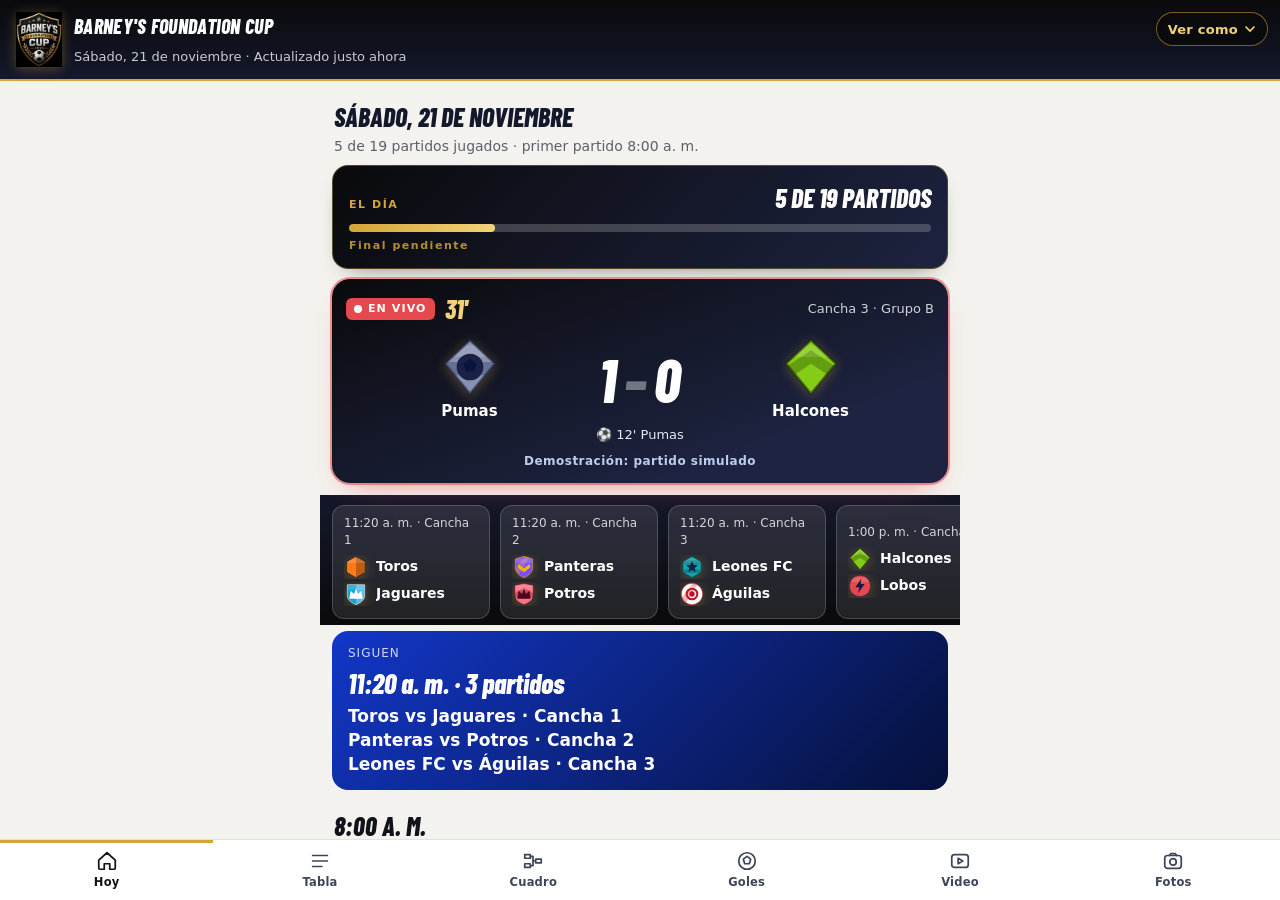
<file: index.html>
<!doctype html><html lang="es"><head><meta charset="utf-8"><meta name="robots" content="noindex,nofollow"><meta name="viewport" content="width=device-width,initial-scale=1,viewport-fit=cover"><title>Barney's Foundation Cup · prueba</title><meta name="theme-color" content="#0a0a0c"><link rel="stylesheet" href="shell.css"></head>
<body>
<div class="frames"><iframe id="f-familia" src="familia.html" title="Familia"></iframe><iframe id="f-arbitro" src="ref.html" title="Árbitro" hidden></iframe><iframe id="f-papa" src="org.html" title="Organizador" hidden></iframe></div>
<button class="modeBtn" id="demoMenu" aria-expanded="false" aria-controls="demoPanel" aria-label="Cambiar de vista"><span id="modeLbl">Ver como</span><svg viewBox="0 0 24 24" width="16" height="16" aria-hidden="true"><path d="M6 9l6 6 6-6" fill="none" stroke="currentColor" stroke-width="2.5" stroke-linecap="round"/></svg></button>
<div class="scrim" id="scrim" hidden></div>
<div class="sheet" id="demoPanel" hidden>
<div class="sheetT">Probar la app como…</div>
<div class="bar" role="tablist" aria-label="Quién eres">
<button role="tab" data-role="familia" aria-selected="true"><b>Familia</b><small>Lo que ven los papás y jugadores</small></button>
<button role="tab" data-role="arbitro" aria-selected="false"><b>Árbitro</b><small>Inicia el partido y anota los goles</small></button>
<button role="tab" data-role="papa" aria-selected="false"><b>Organizador</b><small>Aprueba resultados y arma el calendario</small></button>
</div>
<p class="note" id="note">Versión de prueba con equipos inventados. No se envía nada.</p>
<button class="link" id="reset">Borrar la prueba y empezar de nuevo</button>
</div>
<script src="shell.js"></script></body></html>
</file>
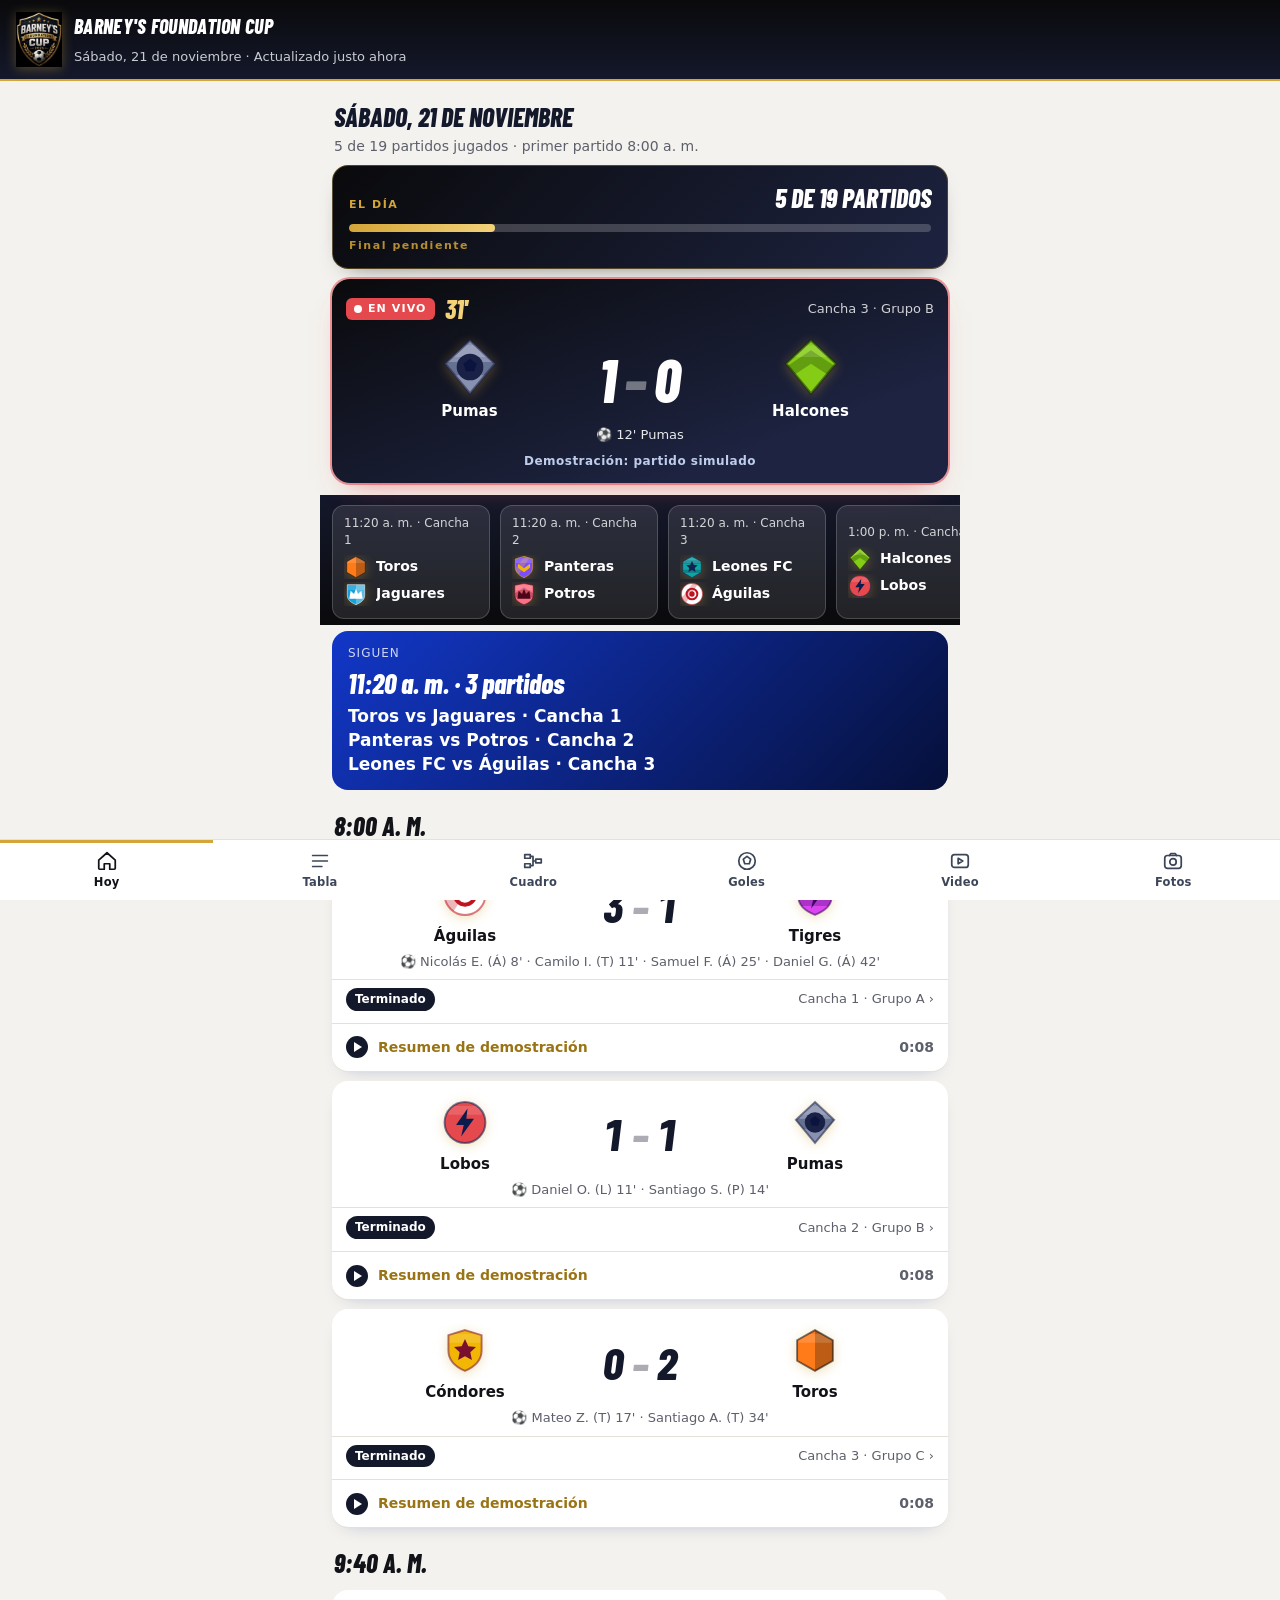
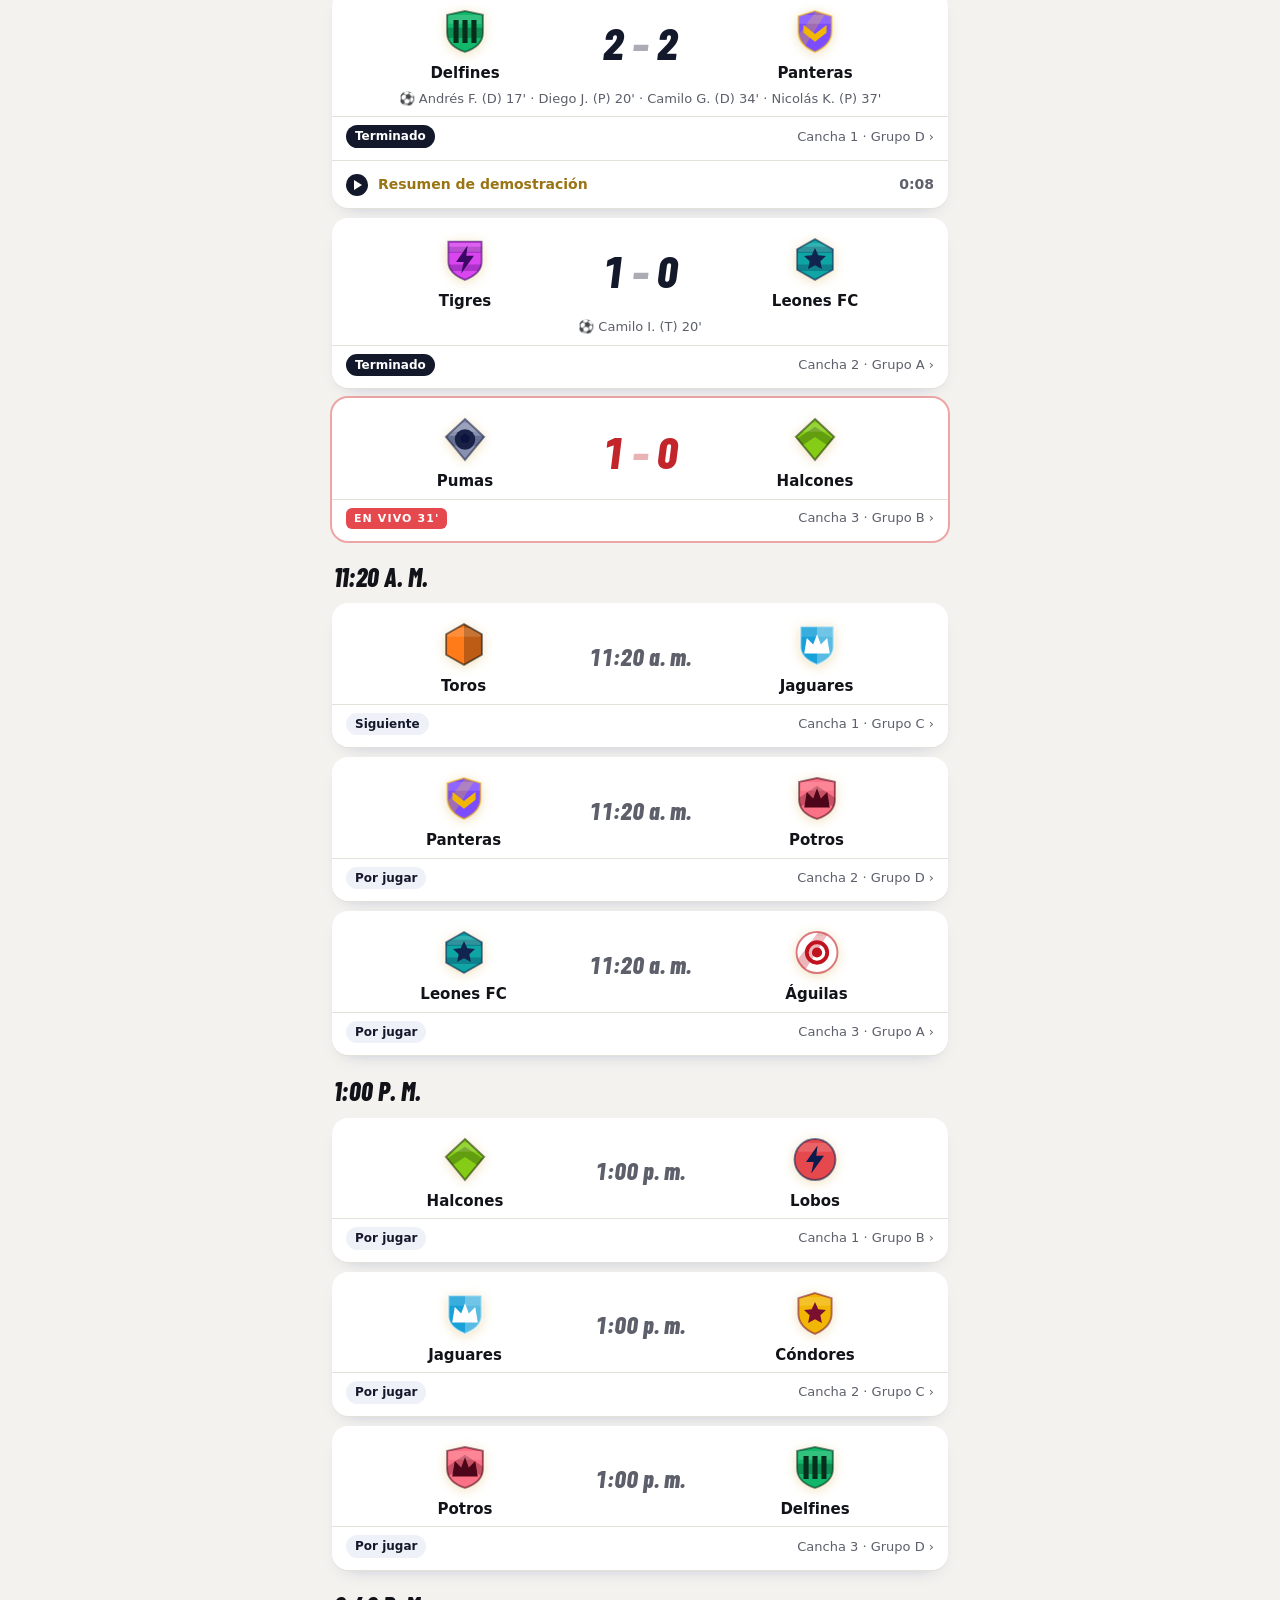
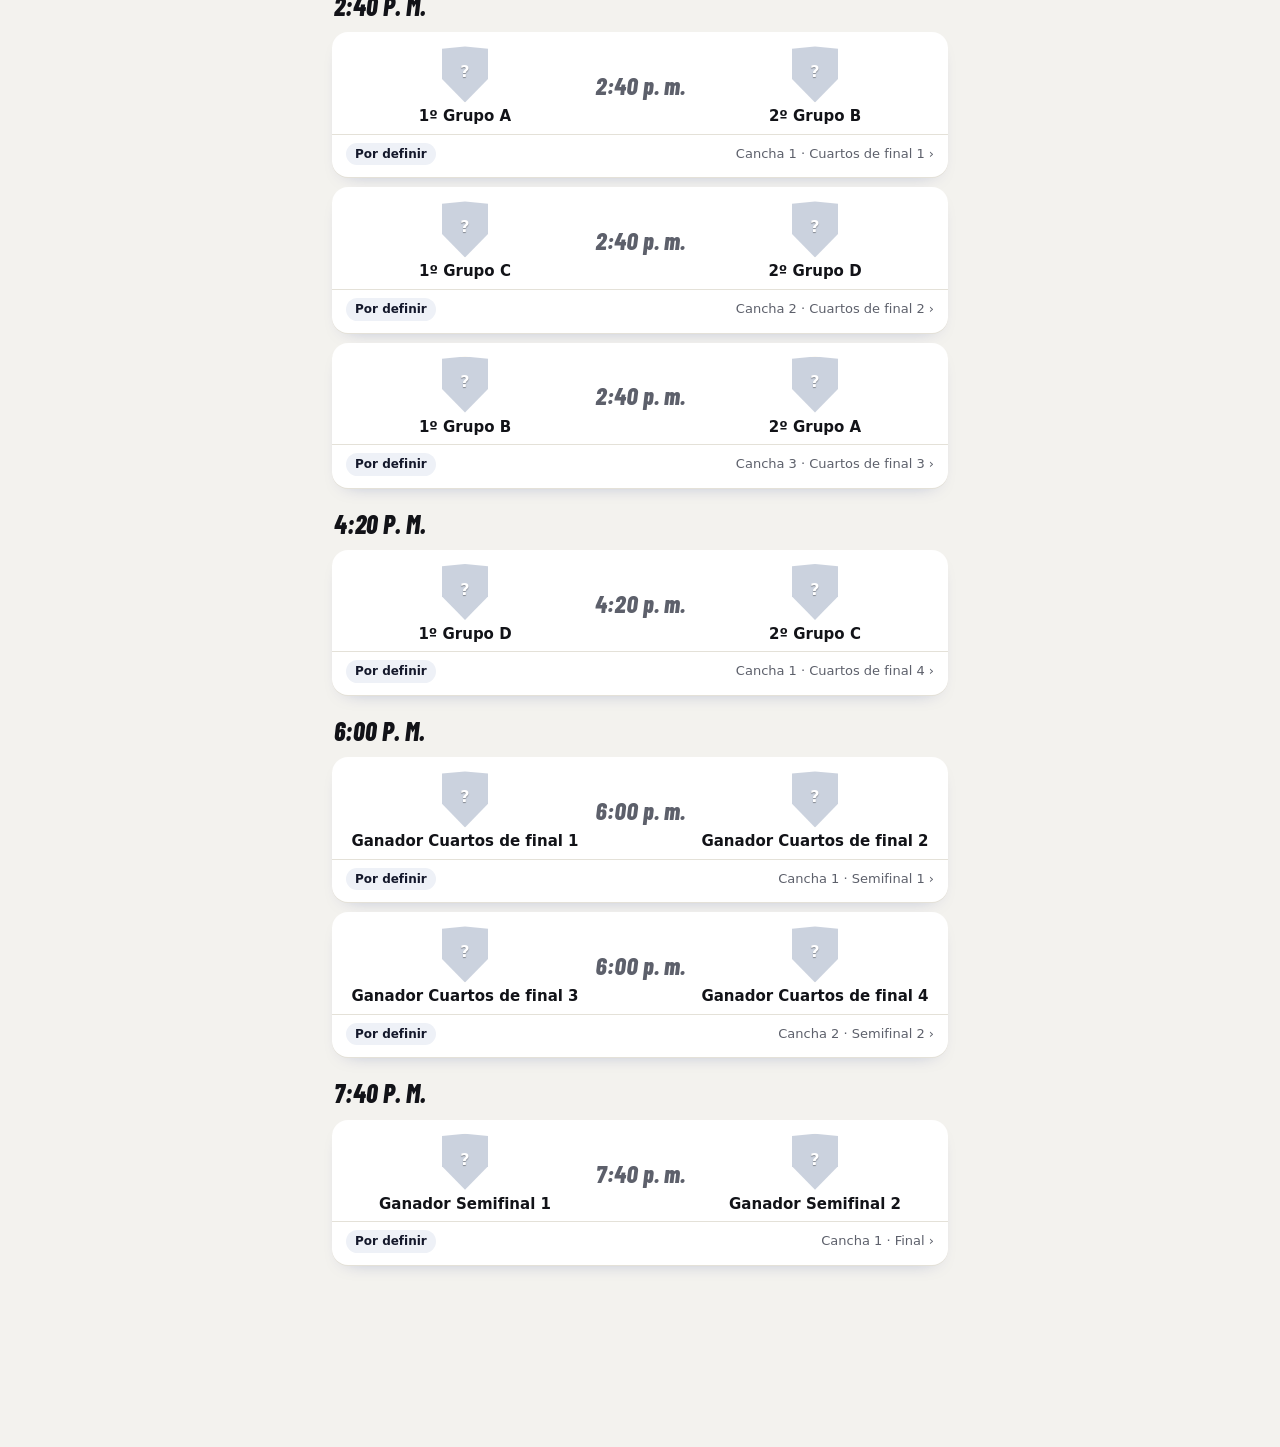
<file: familia.html>
<!doctype html><html lang="es"><head><meta charset="utf-8"><meta name="robots" content="noindex,nofollow"><meta name="viewport" content="width=device-width,initial-scale=1,viewport-fit=cover">
<title>Torneo</title><meta name="theme-color" content="#0a1f7a"><link rel="stylesheet" href="app.css"><link rel="stylesheet" href="demo.css"><link rel="icon" href="icon.svg"></head>
<body><header><div class="brandRow"><img class="crest" src="crest.jpg" alt="" width="46" height="55"><div><h1 id="tname">Torneo</h1><div class="sub" id="asof">Cargando…</div></div></div></header>
<main><div id="banner"></div><section id="view" aria-live="polite"></section></main>
<nav class="tabs" role="tablist">
<button role="tab" data-tab="partidos" aria-selected="true"><svg viewBox="0 0 24 24" aria-hidden="true"><path d="M3 11l9-8 9 8v9a1 1 0 01-1 1h-5v-6H9v6H4a1 1 0 01-1-1z"/></svg><span>Hoy</span></button><button role="tab" data-tab="grupos"><svg viewBox="0 0 24 24" aria-hidden="true"><path d="M4 6h16M4 12h16M4 18h10"/></svg><span>Tabla</span></button>
<button role="tab" data-tab="eliminatorias"><svg viewBox="0 0 24 24" aria-hidden="true"><path d="M3 5h6v4H3zM3 15h6v4H3zM15 10h6v4h-6zM9 7h3v10H9M12 12h3"/></svg><span>Cuadro</span></button><button role="tab" data-tab="goleadores"><svg viewBox="0 0 24 24" aria-hidden="true"><circle cx="12" cy="12" r="9"/><path d="M12 7l4 3-1.5 5h-5L8 10z"/></svg><span>Goles</span></button><button role="tab" data-tab="videos"><svg viewBox="0 0 24 24" aria-hidden="true"><rect x="3" y="5" width="18" height="14" rx="3"/><path d="M10 9l5 3-5 3z"/></svg><span>Video</span></button><button role="tab" data-tab="fotos"><svg viewBox="0 0 24 24" aria-hidden="true"><rect x="3" y="6" width="18" height="14" rx="3"/><circle cx="12" cy="13" r="3.5"/><path d="M8 6l1.5-2h5L16 6"/></svg><span>Fotos</span></button></nav>
<script src="engine.bundle.js"></script><script src="demo-media.js"></script><script src="shim.js"></script><script src="ui.js"></script><script src="logic.js"></script><script src="offline.js"></script><script src="ucl.js"></script><script src="ucl-media.js"></script><script src="public.js"></script></body></html>
</file>
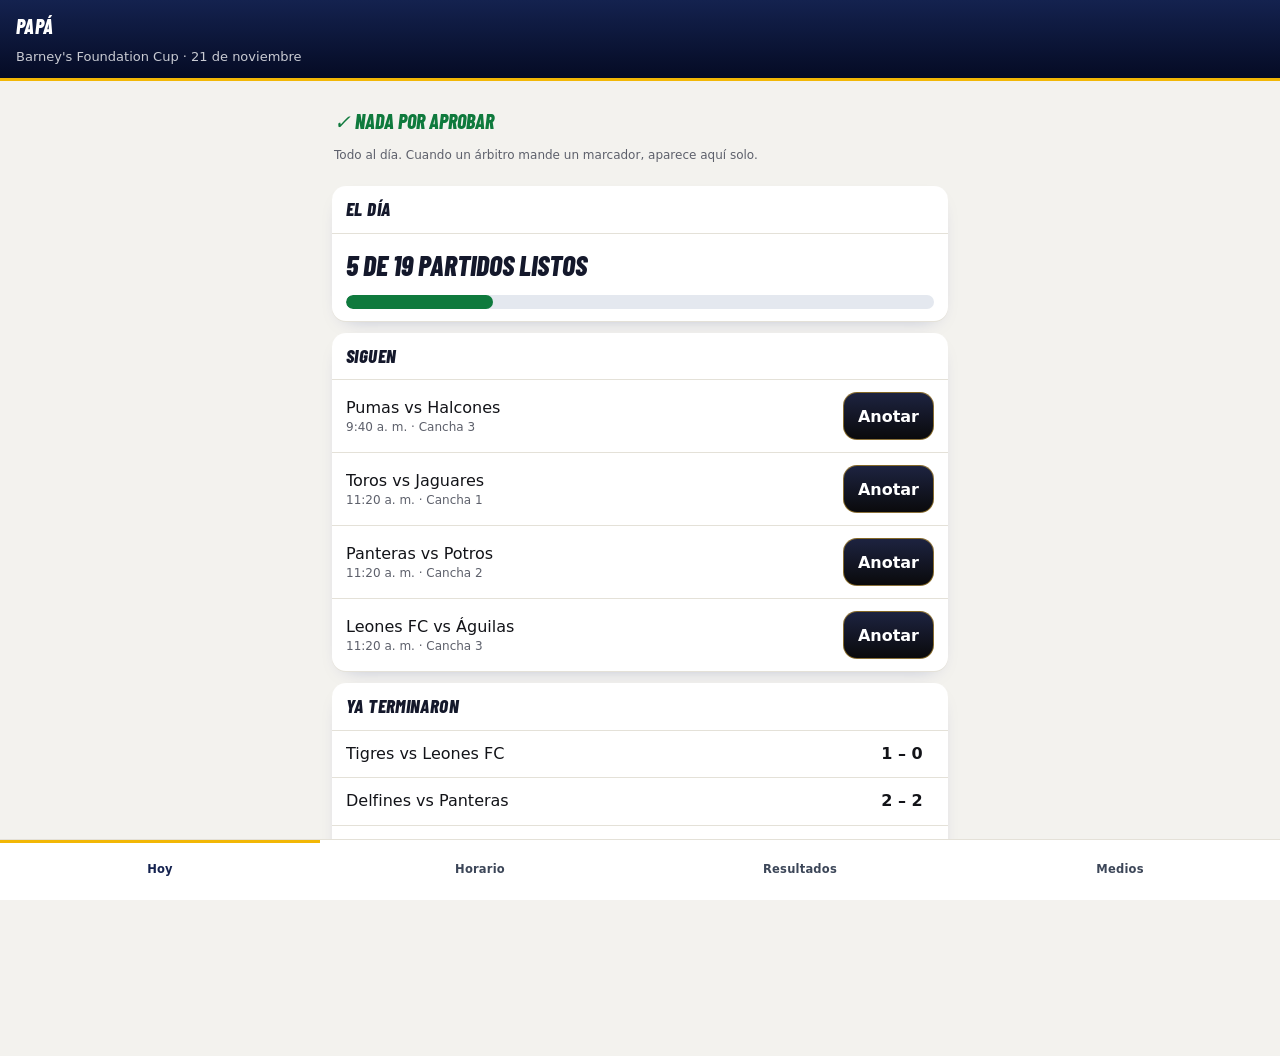
<file: org.html>
<!doctype html><html lang="es"><head><meta charset="utf-8"><meta name="robots" content="noindex,nofollow"><meta name="viewport" content="width=device-width,initial-scale=1,viewport-fit=cover">
<title>Organizador · Torneo</title><meta name="theme-color" content="#0b1f4b"><link rel="stylesheet" href="app.css"><link rel="stylesheet" href="demo.css"></head>
<body><header><h1>Organizador</h1><div class="sub" id="sub">Panel del torneo</div></header>
<main id="main"></main>
<nav class="tabs" role="tablist" id="tabs" hidden>
<button role="tab" data-tab="cola" aria-selected="true">Hoy</button><button role="tab" data-tab="horario">Horario</button><button role="tab" data-tab="armar">Armar</button><button role="tab" data-tab="resultados">Resultados</button><button role="tab" data-tab="jugadores">Jugadores</button>
<button role="tab" data-tab="historial">Historial</button><button role="tab" data-tab="respaldo">Respaldo</button></nav>
<script src="engine.bundle.js"></script><script src="demo-media.js"></script><script src="shim.js"></script><script src="ui.js"></script><script src="logic.js"></script><script src="schedule.js"></script><script src="org.js"></script><script src="marca-agua.js"></script><script src="org-medios.js"></script></body></html>
</file>
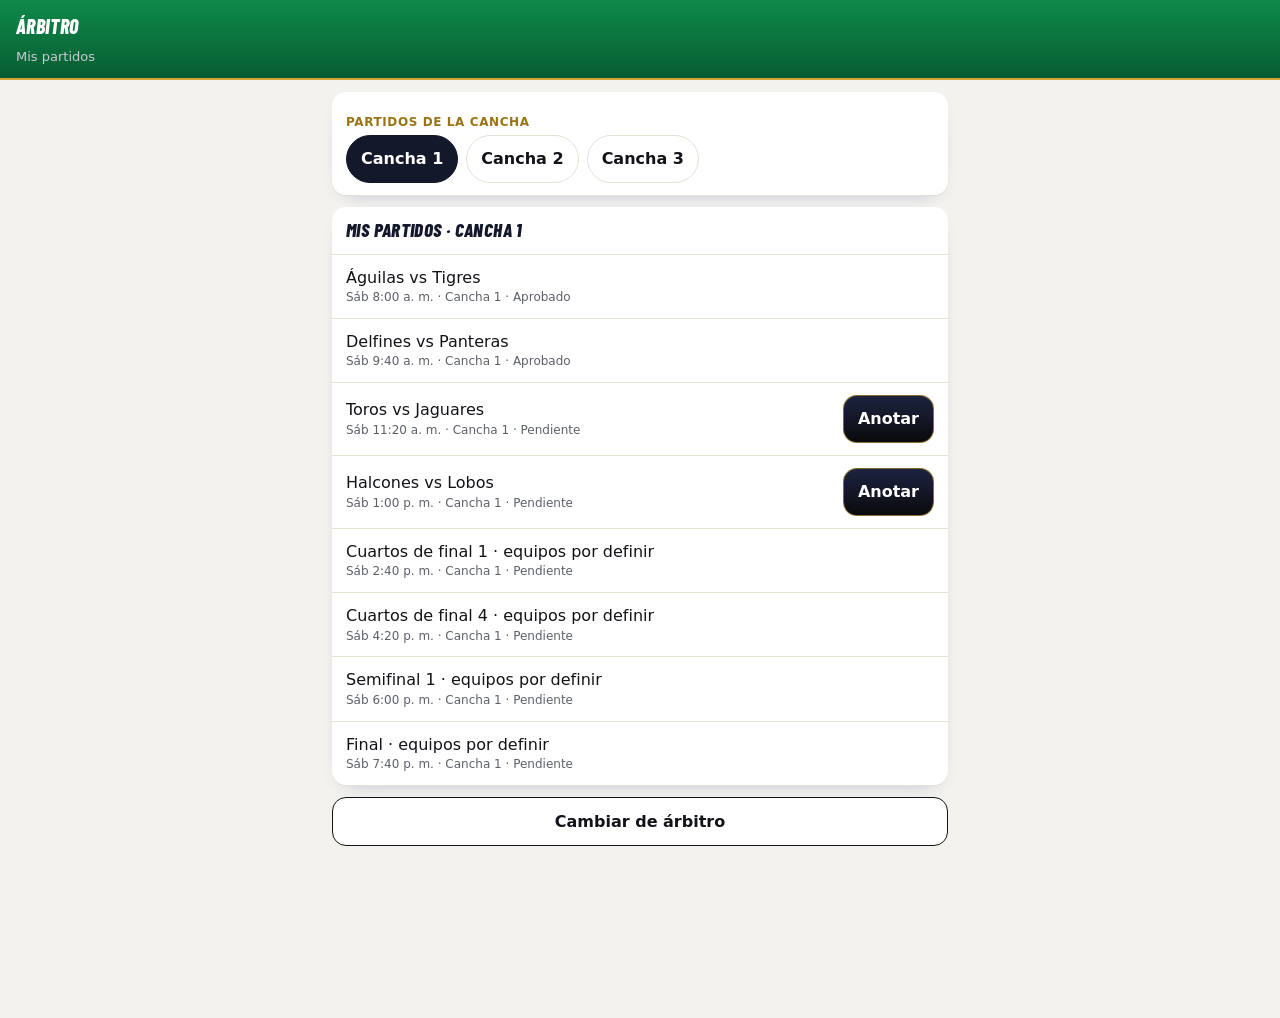
<file: ref.html>
<!doctype html><html lang="es"><head><meta charset="utf-8"><meta name="robots" content="noindex,nofollow"><meta name="viewport" content="width=device-width,initial-scale=1,viewport-fit=cover">
<title>Árbitro · Torneo</title><meta name="theme-color" content="#0b1f4b"><link rel="stylesheet" href="app.css"><link rel="stylesheet" href="demo.css"></head>
<body><header><h1>Árbitro</h1><div class="sub">Mis partidos</div></header><main id="main"></main>
<script src="engine.bundle.js"></script><script src="demo-media.js"></script><script src="shim.js"></script><script src="ui.js"></script><script src="logic.js"></script><script src="recovery.js"></script><script src="ref.js"></script></body></html>
</file>
<file: shell.css>
*{box-sizing:border-box}html,body{margin:0;height:100%;font:16px system-ui,-apple-system,"Segoe UI",Roboto,sans-serif;background:#0a0a0c}
body{display:flex;flex-direction:column}
.frames{flex:1;min-height:0;background:#f3f2ee}iframe{width:100%;height:100%;border:0;display:block}iframe[hidden]{display:none}
/* ONE navigation: the families only see the app's own tabs; the other roles live behind this small button */
.modeBtn{position:fixed;top:calc(12px + env(safe-area-inset-top));right:12px;z-index:5;display:flex;align-items:center;gap:4px;min-height:34px;padding:0 9px 0 11px;border-radius:99px;border:1px solid rgba(212,165,55,.55);background:rgba(10,10,12,.72);color:#f3d27a;font:700 13px system-ui;letter-spacing:.02em;-webkit-backdrop-filter:blur(8px);backdrop-filter:blur(8px)}
.modeBtn::before{content:"";position:absolute;inset:-6px}
.modeBtn:focus-visible{outline:3px solid #f3d27a;outline-offset:2px}
.scrim{position:fixed;inset:0;background:rgba(0,0,0,.45);z-index:6}
.sheet{position:fixed;left:0;right:0;bottom:0;z-index:7;background:#121318;color:#fff;border-radius:20px 20px 0 0;padding:16px 16px calc(16px + env(safe-area-inset-bottom));box-shadow:0 -12px 40px rgba(0,0,0,.4);border-top:2px solid #d4a537;animation:up .22s ease-out}
@keyframes up{from{transform:translateY(30px);opacity:.4}to{transform:none;opacity:1}}
@media (prefers-reduced-motion:reduce){.sheet{animation:none}}
.sheetT{font:800 13px system-ui;letter-spacing:.14em;text-transform:uppercase;color:#d4a537;margin:2px 4px 10px}
.bar{display:flex;flex-direction:column;gap:8px}
.bar button{display:flex;flex-direction:column;align-items:flex-start;gap:2px;min-height:60px;padding:10px 14px;border-radius:14px;border:1px solid rgba(255,255,255,.12);background:rgba(255,255,255,.05);color:#fff;font:inherit;text-align:left}
.bar button b{font-size:17px}.bar button small{font-size:13px;color:#a9adb9}
.bar button[aria-selected=true]{border-color:#d4a537;background:rgba(212,165,55,.14)}.bar button[aria-selected=true] b{color:#f3d27a}
.bar button:focus-visible{outline:3px solid #f3d27a;outline-offset:2px}
.note{color:#8d93a3;font-size:13px;margin:12px 4px 0}
.link{background:none;border:0;color:#c9cdd8;text-decoration:underline;font:inherit;font-size:14px;min-height:48px;padding:0 4px}
</file>
<file: app.css>
:root{--navy:#0b1f4b;--navy2:#13306e;--ink:#101828;--mute:#5b6577;--line:#e4e8ef;--bg:#f4f6fa;--ok:#0f7a3d;--warn:#9a5b00;--bad:#b42318;--accent:#1d4ed8}
*{box-sizing:border-box}html,body{margin:0}body{font:16px/1.4 system-ui,-apple-system,"Segoe UI",Roboto,sans-serif;color:var(--ink);background:var(--bg);padding-bottom:76px}
header{background:var(--navy);color:#fff;padding:14px 16px 12px;position:sticky;top:0;z-index:5}
header h1{font-size:18px;margin:0;font-weight:700;letter-spacing:.2px}header .sub{font-size:13px;opacity:.8;margin-top:2px}
main{padding:12px;max-width:640px;margin:0 auto}
.card{background:#fff;border:1px solid var(--line);border-radius:12px;margin:0 0 12px;overflow:hidden}
.card h2{font-size:14px;text-transform:uppercase;letter-spacing:.6px;color:var(--mute);margin:0;padding:10px 14px;border-bottom:1px solid var(--line)}
.row{display:flex;align-items:center;gap:8px;padding:12px 14px;border-bottom:1px solid var(--line)}.row:last-child{border-bottom:0}
.team{flex:1;min-width:0;overflow:hidden;text-overflow:ellipsis;white-space:nowrap}.team.r{text-align:right}
.score{min-width:64px;text-align:center;font-weight:700;font-variant-numeric:tabular-nums}
.tbd{color:var(--mute);font-style:italic}.meta{font-size:12px;color:var(--mute)}
table{width:100%;border-collapse:collapse;font-variant-numeric:tabular-nums}th,td{padding:9px 6px;text-align:center;font-size:14px;border-bottom:1px solid var(--line)}
th{color:var(--mute);font-weight:600;font-size:12px}td.t{text-align:left;max-width:140px;overflow:hidden;text-overflow:ellipsis;white-space:nowrap}
.pill{display:inline-block;font-size:11px;padding:2px 7px;border-radius:99px;border:1px solid currentColor}
.pill.ok{color:var(--ok)}.pill.bad{color:var(--bad)}.pill.warn{color:var(--warn)}
.banner{padding:12px 14px;border-radius:10px;margin:0 0 12px;font-size:14px}.banner.warn{background:#fff6e5;color:#6b4000;border:1px solid #f3d29a}.banner.bad{background:#fdecea;color:#7a1a12;border:1px solid #f5b5ad}
nav.tabs{position:fixed;left:0;right:0;bottom:0;background:#fff;border-top:1px solid var(--line);display:flex;padding-bottom:env(safe-area-inset-bottom)}
nav.tabs button{flex:1;border:0;background:none;padding:10px 2px 12px;font:600 12px system-ui;color:var(--mute);min-height:56px}
nav.tabs button[aria-selected=true]{color:var(--navy);box-shadow:inset 0 3px 0 var(--accent)}
label{display:block;font-size:13px;color:var(--mute);margin:10px 0 4px}
input,select{width:100%;font-size:16px;padding:11px 12px;border:1px solid #cfd6e2;border-radius:10px;background:#fff}
button.btn{display:block;width:100%;font:600 16px system-ui;padding:14px;border:0;border-radius:12px;background:var(--navy);color:#fff;margin-top:12px;min-height:48px}
button.btn.sec{background:#fff;color:var(--navy);border:1px solid var(--navy)}
.pad{padding:12px 14px}.step{font-size:12px;font-weight:700;color:var(--accent);text-transform:uppercase;letter-spacing:.6px}
.msg{padding:10px 14px;font-size:14px}.msg.ok{color:var(--ok)}.msg.bad{color:var(--bad)}
.stepper{display:flex;align-items:center;justify-content:center;gap:14px}.stepper button{width:52px;height:52px;border-radius:50%;border:1px solid var(--line);background:#fff;font-size:24px}
.stepper output{font-size:34px;font-weight:700;min-width:44px;text-align:center}
.banner.ok{background:#e9f7ef;color:#0b4d27;border:1px solid #a9dcbf}

/* D205 O1: the CSP (default-src 'self') blocks inline style attributes, so layout lives here, never in style="" */
button.btn.inline{display:inline-block;width:auto;margin:0;padding:10px 14px;flex:none}
.area{width:100%;font-size:16px;padding:10px;border:1px solid #cfd6e2;border-radius:10px}
input.chk{width:auto;margin-right:8px}
.center{text-align:center}
.minw{min-width:28px}
.padx{padding:0 14px 8px}
canvas.sig{width:100%;height:140px;border:1px dashed #9aa4b5;border-radius:10px;background:#fff;touch-action:none}
.pre{white-space:pre-wrap}

/* Family app (UCL structure, own look). No inline styles: CSP. */
.mcard{background:#fff;border-radius:16px;margin:0 0 10px;box-shadow:0 1px 2px rgba(11,31,75,.08);overflow:hidden}
.mrow{display:grid;grid-template-columns:1fr auto 1fr;align-items:center;gap:6px;padding:14px 12px 8px}
.side{display:flex;flex-direction:column;align-items:center;gap:6px;min-width:0;text-align:center}
.side .tn{font-size:15px;font-weight:700;line-height:1.15;overflow-wrap:anywhere}.side.mine .tn{color:var(--accent);text-decoration:underline}
.badge{display:inline-flex;align-items:center;justify-content:center;width:44px;height:44px;border-radius:50%;font-weight:800;font-size:15px;color:#fff;flex:none}
.big{display:flex;align-items:center;gap:8px;font-size:36px;font-weight:800;font-variant-numeric:tabular-nums;color:var(--navy);min-width:96px;justify-content:center}
.big .dash{opacity:.35;font-weight:400}.big.soon{font-size:24px;color:var(--mute);font-weight:700}
.mfoot{display:flex;justify-content:space-between;align-items:center;gap:8px;padding:8px 14px 12px;font-size:13px;color:var(--mute);border-top:1px solid var(--line)}
.chip{font-size:12px;font-weight:700;padding:3px 9px;border-radius:99px;background:#eef1f7;color:var(--navy);white-space:normal}.chip.fin{background:var(--navy);color:#fff}
.slotH{font-size:22px;font-weight:800;color:var(--navy);margin:18px 2px 8px;display:flex;align-items:center;gap:10px}.slotH.now{color:var(--accent)}
.seg{display:flex;gap:8px;margin:0 0 6px}.seg button{flex:1;border:1px solid var(--line);background:#fff;border-radius:99px;padding:10px;font:600 13px system-ui;color:var(--mute);min-height:48px}.seg button[aria-pressed=true]{background:var(--navy);color:#fff;border-color:var(--navy)}
.empty{background:#fff;border-radius:16px;padding:28px 18px;text-align:center;color:var(--mute);font-size:16px}
.tcard{background:#fff;border-radius:16px;margin:0 0 14px;overflow:hidden;box-shadow:0 1px 2px rgba(11,31,75,.08)}.tcard h2{font-size:16px;color:var(--navy);text-transform:none;letter-spacing:0;padding:14px 14px 8px;border:0}
.trow{display:grid;grid-template-columns:30px 1fr 36px 44px 48px;align-items:center;width:100%;border:0;border-top:1px solid var(--line);background:#fff;padding:10px 12px 10px 9px;font:15px system-ui;color:var(--ink);text-align:center;min-height:52px;border-left:4px solid transparent}
.trow.thead{font-size:12px;font-weight:700;color:var(--mute);min-height:30px;padding-top:4px;padding-bottom:4px;border-top:0}
.trow .tm{display:flex;align-items:center;gap:10px;text-align:left;min-width:0}.trow .badge{width:30px;height:30px;font-size:11px}.trow .tn{font-weight:700;overflow:hidden;text-overflow:ellipsis;white-space:nowrap}
.trow .pts{font-size:18px;font-weight:800;color:var(--navy)}.trow.q{border-left-color:var(--ok)}.trow.e{border-left-color:var(--bad)}.trow.mine{background:#eef3ff}
.legend{display:flex;align-items:center;gap:6px;padding:10px 14px;font-size:12px;color:var(--mute);flex-wrap:wrap}.dotq,.dote{width:10px;height:10px;border-radius:50%;display:inline-block}.dotq{background:var(--ok)}.dote{background:var(--bad);margin-left:8px}
.c0{background:#1d4ed8}.c1{background:#b42318}.c2{background:#0f7a3d}.c3{background:#9a5b00}.c4{background:#6d28d9}.c5{background:#0e7490}.c6{background:#be185d}.c7{background:#374151}.c8{background:#15803d}.c9{background:#c2410c}.c10{background:#4338ca}.c11{background:#0f766e}
header{background:linear-gradient(135deg,#0b1f4b,#13306e)}header h1{font-size:22px}header .sub::first-letter{text-transform:uppercase}
nav.tabs button{font-size:14px;min-height:60px}

/* Dad's screens: queue and schedule */
nav.tabs{overflow-x:auto;scrollbar-width:none}nav.tabs button{flex:0 0 auto;min-width:92px;padding:10px 14px 12px}
.qhead{padding:6px 2px 10px}.qtitle{font-size:26px;color:var(--navy);margin:8px 0 4px;text-transform:none;letter-spacing:0;padding:0;border:0}.qtitle.ok{color:var(--ok)}
.qcard h2{font-size:15px}.qteams{display:grid;grid-template-columns:1fr 1fr;gap:10px;text-align:center;font-size:19px;font-weight:700;padding:6px 0}
.qscore{display:flex;justify-content:center;align-items:center;gap:14px;font-size:64px;font-weight:800;color:var(--navy);font-variant-numeric:tabular-nums;line-height:1.1;padding:4px 0 8px}.qscore .dash{opacity:.3;font-weight:400}
button.btn.big{font-size:22px;min-height:64px;background:var(--ok)}
.sched{display:flex;flex-direction:column;align-items:flex-start;width:100%;text-align:left;background:#fff;border:1px solid var(--line);border-radius:14px;padding:14px 16px;margin:0 0 8px;min-height:64px;font:inherit}.sched.sel{border-color:var(--accent);box-shadow:0 0 0 2px var(--accent)}
.sched .st{font-size:17px;font-weight:700;color:var(--ink)}.sched .sm{font-size:13px;color:var(--mute);margin-top:2px}
#moveForm select{font-size:20px;min-height:52px}

/* Referee: two big columns */
.rgrid{display:grid;grid-template-columns:1fr 1fr;gap:8px;padding:8px 6px}.rcol{display:flex;flex-direction:column;align-items:center;gap:6px;padding:6px 0}
.rname{font-size:19px;font-weight:800;color:var(--navy);text-align:center;min-height:48px;display:flex;align-items:center;overflow-wrap:anywhere}
.stepper.v{flex-direction:column-reverse;gap:10px}.stepper.v output{font-size:72px;font-weight:800;line-height:1;color:var(--navy)}.stepper.v button{width:76px;height:76px;font-size:36px;border:2px solid var(--navy);color:var(--navy)}
#planCard select{font-size:19px;min-height:52px}

.dayN{font-size:24px;font-weight:800;color:var(--navy);margin-bottom:10px}.bar2{height:14px;background:#e4e8ef;border-radius:99px;overflow:hidden}.bar2 .fill{display:block;height:100%;background:var(--ok);border-radius:99px}.bar2 .fill.w0{width:0%}.bar2 .fill.w5{width:5%}.bar2 .fill.w10{width:10%}.bar2 .fill.w15{width:15%}.bar2 .fill.w20{width:20%}.bar2 .fill.w25{width:25%}.bar2 .fill.w30{width:30%}.bar2 .fill.w35{width:35%}.bar2 .fill.w40{width:40%}.bar2 .fill.w45{width:45%}.bar2 .fill.w50{width:50%}.bar2 .fill.w55{width:55%}.bar2 .fill.w60{width:60%}.bar2 .fill.w65{width:65%}.bar2 .fill.w70{width:70%}.bar2 .fill.w75{width:75%}.bar2 .fill.w80{width:80%}.bar2 .fill.w85{width:85%}.bar2 .fill.w90{width:90%}.bar2 .fill.w95{width:95%}.bar2 .fill.w100{width:100%}

.grow{display:grid;grid-template-columns:1fr 92px;gap:8px;align-items:center;padding:8px 0;border-bottom:1px solid var(--line)}.grow .gt{grid-column:1/3;font-weight:700;color:var(--navy)}.grow select,.grow input{min-height:48px;font-size:17px}

.champ{background:linear-gradient(135deg,#0b1f4b,#13306e);color:#fff;border-radius:16px;margin:0 0 14px;padding:18px;text-align:center;display:flex;flex-direction:column;align-items:center;gap:8px}.champT{font-size:13px;letter-spacing:2px;text-transform:uppercase;opacity:.8}.champN{font-size:28px;font-weight:800}
.trow.sc .tn small{display:block;font-weight:400;font-size:13px;color:var(--mute)}.trow.sc.lead{background:#eef3ff}.trow.sc .pts{font-size:26px}

.badge.empty{background:transparent;border:2px dashed #9aa4b5}
.slot.next-round{position:relative;padding-top:14px}.slot.next-round::before{content:'';position:absolute;left:50%;top:-6px;height:22px;border-left:2px dashed #9aa4b5}
.trow.sc.lead{background:#0b1f4b;color:#fff;border-left-color:#f5c542}.trow.sc.lead .tn small,.trow.sc.lead .pos{color:#cdd6ea}.trow.sc.lead .pts{color:#f5c542;font-size:40px}.trow.sc.lead .tn{color:#fff}

.qtitle.idle{color:var(--mute)}
.legend .lg{display:inline-flex;align-items:center;gap:6px;white-space:nowrap;margin-right:12px}.legend .lg.full{flex-basis:100%;margin:2px 0 0}.dote{margin-left:0}
input:not([type=checkbox]),select,textarea{min-height:48px}

/* chunk 4: day header, match page, zones, form pills, summary */
.dayHead{padding:6px 2px 2px}.dayT{font-size:22px;font-weight:800;color:var(--navy);text-transform:capitalize}.dayS{font-size:14px;color:var(--mute);margin-top:2px}
.mcard.tap{cursor:pointer}.mcard.tap:active{transform:scale(.99)}
.back{border:0;background:none;color:var(--accent);font:700 17px system-ui;min-height:48px;padding:0 4px}
.hero{background:linear-gradient(160deg,#0b1f4b,#13306e);color:#fff;border-radius:18px;padding:16px 14px 18px;margin:0 0 12px}.heroMeta{font-size:13px;opacity:.85;text-align:center;text-transform:capitalize}
.heroRow{display:grid;grid-template-columns:1fr auto 1fr;gap:6px;align-items:center;margin:14px 0 6px}.hs{display:flex;flex-direction:column;align-items:center;gap:8px;text-align:center;font-weight:700;font-size:16px;min-width:0;overflow-wrap:anywhere}.hs .badge{width:56px;height:56px;font-size:18px}
.heroScore{display:flex;gap:8px;font-size:52px;font-weight:800;font-variant-numeric:tabular-nums;min-width:110px;justify-content:center}.heroScore .dash{opacity:.4;font-weight:400}.heroScore.soon{font-size:24px;opacity:.9}
.heroPill{display:flex;justify-content:center;gap:10px;align-items:center;margin-bottom:8px}.hero .chip{background:rgba(255,255,255,.18);color:#fff}.hero .chip.fin{background:#fff;color:var(--navy)}.heroX{color:#cdd6ea}
.heroGoals{display:grid;grid-template-columns:1fr 1fr;gap:10px;border-top:1px solid rgba(255,255,255,.2);padding-top:10px}.gcol{display:flex;flex-direction:column;gap:6px;font-size:15px}.gcol.r{text-align:right}.gl{display:flex;gap:8px}.gcol.r .gl{flex-direction:row-reverse}.gm{opacity:.75;font-variant-numeric:tabular-nums;min-width:34px}.hero .meta{color:#cdd6ea}
.zone{font-size:12px;font-weight:700;letter-spacing:.3px;padding:6px 14px;color:var(--mute);background:#f4f6fa;border-top:1px solid var(--line)}.zone.q{color:var(--ok)}.zone.e{color:var(--bad)}
.trow{grid-template-columns:30px 1fr 34px 42px 44px 64px}.form{display:inline-flex;gap:3px;justify-content:center}.form i{font-style:normal;width:18px;height:18px;border-radius:50%;font-size:10px;font-weight:800;display:inline-flex;align-items:center;justify-content:center;color:#fff}.fG{background:var(--ok)}.fE{background:#9aa4b5}.fP{background:var(--bad)}
.trow.thead .form{font-size:12px;color:var(--mute)}
.sumCard{display:grid;grid-template-columns:repeat(3,1fr);gap:8px;background:linear-gradient(135deg,#0b1f4b,#13306e);color:#fff;border-radius:16px;padding:14px;margin:0 0 12px;text-align:center}.sumCard div{display:flex;flex-direction:column}.sumCard b{font-size:32px}.sumCard span{font-size:12px;opacity:.8}
.slotD{display:block;font-size:13px;font-weight:400;color:var(--mute);text-transform:capitalize}
.dayT{text-transform:none}.dayT::first-letter{text-transform:uppercase}.heroMeta{text-transform:none}.heroMeta::first-letter{text-transform:uppercase}.slotD{text-transform:none}.slotD::first-letter{text-transform:uppercase}
.legend .lg.full{white-space:normal}

.advance{text-align:center;font-size:12px;font-weight:700;color:var(--mute);padding:10px 0 0;letter-spacing:.2px}.slot.next-round::before{display:none}.slot.next-round{padding-top:0}
.zone.t{color:var(--warn);background:#fff6e5}
.stepT{display:flex;gap:8px;margin:8px 0}.stepT .btn{flex:1;margin:0}
.row .meta{white-space:normal}main{padding-bottom:96px}

.leaders{background:#fff;border-radius:14px;padding:12px 14px;margin:0 0 12px;display:flex;flex-direction:column;gap:2px;box-shadow:0 1px 2px rgba(11,31,75,.08)}.leaders b{font-size:12px;letter-spacing:1px;text-transform:uppercase;color:var(--mute)}.leaders span{font-size:17px;font-weight:700;color:var(--navy)}
.nextHero{background:linear-gradient(135deg,#1d4ed8,#0b1f4b);color:#fff;border-radius:16px;padding:14px 16px;margin:6px 0 10px}.nh1{font-size:12px;letter-spacing:1px;text-transform:uppercase;opacity:.8}.nh2{font-size:28px;font-weight:800;margin:2px 0}.nh3{font-size:17px;font-weight:700}
.mgoals{padding:0 14px 8px;font-size:13px;color:var(--mute);text-align:center}

button.btn:disabled,button.btn.big:disabled{background:#c5ccd8;color:#fff;cursor:not-allowed}
.tree{margin:0 0 14px}.treeSemis{display:grid;grid-template-columns:1fr 1fr;gap:8px}.treeFinal{display:flex;justify-content:center}.treeFinal .tc{width:70%}
.treeJoin{position:relative;height:30px}.treeJoin i{position:absolute;top:0;width:50%;height:16px;border:2px solid #9aa4b5;border-top:0}.treeJoin i:first-child{left:25%;border-right:0;width:25%}.treeJoin i:last-child{left:50%;border-left:0;width:25%}.treeJoin::after{content:'';position:absolute;left:calc(50% - 1px);top:16px;height:14px;border-left:2px solid #9aa4b5}
.tc{background:#fff;border-radius:14px;padding:10px 10px 8px;box-shadow:0 1px 2px rgba(11,31,75,.08);min-width:0}.tc.final{border:2px solid var(--navy)}.tc.tap{cursor:pointer}
.tcH{display:flex;flex-direction:column;margin-bottom:6px}.tcH b{font-size:14px;color:var(--navy)}.tcH span{font-size:11px;color:var(--mute)}
.tcRow{display:flex;align-items:center;gap:6px;padding:5px 0;min-width:0}.tcRow .badge{width:28px;height:28px;font-size:10px}.tcRow .tn{flex:1;font-size:13px;font-weight:700;min-width:0;overflow-wrap:anywhere}.tcRow.win .tn{color:var(--ok)}.tcRow .tg{font-size:20px;font-weight:800;color:var(--navy);min-width:16px;text-align:right}
.tcS{font-size:11px;color:var(--mute);border-top:1px solid var(--line);padding-top:5px;margin-top:3px}

/* crest badges: shield shape + pattern, still pure CSS */
.badge.crest{border-radius:0;clip-path:polygon(0 4%,50% 0,100% 4%,100% 58%,50% 100%,0 58%);position:relative;overflow:hidden;box-shadow:none}
.badge.crest b{position:relative;z-index:1;font-weight:800;letter-spacing:.3px;text-shadow:0 1px 1px rgba(0,0,0,.35);margin-top:-4px}
.badge.crest.p0::before{content:'';position:absolute;inset:0;background:linear-gradient(180deg,rgba(255,255,255,.28) 0 38%,transparent 38%)}
.badge.crest.p1::before{content:'';position:absolute;inset:0;background:linear-gradient(90deg,transparent 0 40%,rgba(255,255,255,.28) 40% 60%,transparent 60%)}
.badge.crest.p2::before{content:'';position:absolute;inset:0;background:linear-gradient(90deg,rgba(255,255,255,.22) 0 50%,transparent 50%)}
.badge.crest.p3::before{content:'';position:absolute;inset:0;background:repeating-linear-gradient(135deg,rgba(255,255,255,.2) 0 6px,transparent 6px 12px)}
.badge.crest.empty{clip-path:none;border-radius:50%}

/* designed pickers */
.chips{display:flex;flex-wrap:wrap;gap:8px;margin:6px 0 10px}.chips.scroll{flex-wrap:nowrap;overflow-x:auto;scrollbar-width:none;padding-bottom:4px;-webkit-overflow-scrolling:touch}
.chip2{flex:0 0 auto;min-height:48px;padding:0 16px;border-radius:99px;border:1.5px solid var(--line);background:#fff;color:var(--ink);font:600 16px system-ui}
.chip2[aria-checked=true]{background:var(--navy);border-color:var(--navy);color:#fff}.chip2.busy{background:#eef0f4;color:#a7afbd;border-style:dashed;text-decoration:line-through}
.cur{font-size:26px;font-weight:800;color:var(--navy);margin-bottom:4px}.reasons{margin:0;padding-left:18px}

.zoneHint{display:block;font-size:13px;font-weight:600;color:var(--ok);margin-top:2px}

.woBox summary{font-size:15px;color:var(--accent);font-weight:600;min-height:48px;display:flex;align-items:center;cursor:pointer}.woBox{padding-top:0;padding-bottom:0}
.stepper.v{gap:6px}.stepper.v output{font-size:56px}.stepper.v button{width:64px;height:64px;font-size:30px}.rname{min-height:36px}
.sched.played{opacity:.55}

.badge.crest.empty{background:#cbd2de;border:0;clip-path:polygon(0 4%,50% 0,100% 4%,100% 58%,50% 100%,0 58%)}.badge.crest.empty b::before{content:'?';color:#fff}
.grow{grid-template-columns:1fr}.grow input{width:110px}.chips .chip2{padding:0 14px}
nav.tabs button{color:#3c4658}nav.tabs button[aria-selected=true]{color:var(--navy);font-weight:800}

.chip2[data-val=''][aria-checked=true]{background:#6b7588;border-color:#6b7588}

.badge.crest.empty{border-radius:0}
.nbadge{display:inline-flex;align-items:center;justify-content:center;min-width:20px;height:20px;border-radius:99px;background:#d92d20;color:#fff;font-size:12px;font-weight:800;margin-left:6px;padding:0 6px}
.fgTitle{margin:8px 0 0;font-weight:700}
.chip2[data-val=''][aria-checked=true]{background:var(--navy);border-color:var(--navy)}
.grow input{width:100%}
.woBox summary{list-style:none;justify-content:center;border:1px solid var(--navy);border-radius:12px;color:var(--navy);margin-bottom:6px}
.grow .gt{grid-column:auto}.grow input{display:block;width:100%;max-width:none}

.qtitle.idle{font-size:20px;color:var(--ok)}
nav.tabs button{flex:1 1 0;min-width:0}
.grow .gt{display:flex;justify-content:space-between;align-items:center;gap:10px}.grow .gt input{width:92px;flex:0 0 auto;min-height:44px}
.grow .chips.scroll{margin:2px 0 6px}
.row .team{white-space:normal}
#send{position:sticky;bottom:8px;z-index:3;box-shadow:0 6px 18px rgba(11,31,75,.25)}
.trow.zl{border-bottom:2px solid var(--ok)}
.grow .gt input{min-height:48px}
.swapList{margin:8px 0}.swapList .sched{margin-bottom:6px}

nav.tabs button{font-size:13.5px;padding:10px 2px 12px}
.step{margin-top:10px}

.qtitle.none{font-size:20px;color:var(--mute)}
.stickyScore{position:sticky;top:0;z-index:4;background:var(--navy);color:#fff;text-align:center;font:800 18px system-ui;padding:10px 8px;margin:0}
#demoRef .chips{margin:4px 0 0}
.banner #undoSwap{margin-top:8px}
nav.tabs button{font-size:13px}
.card.refForm{overflow:visible}.stickyScore{border-radius:12px 12px 0 0}

.tap:focus-visible,.nextHero:focus-visible,.tc:focus-visible{outline:3px solid #19e3ff;outline-offset:2px}

/* ===== Champions-style direction (REA-UCL-PRO.md rules): crest everywhere, navy frame + pale canvas + white cards, image first, two type sizes ===== */
:root{--disp:"Barlow Condensed","Arial Narrow",system-ui,sans-serif;--royal:#1237c8;--cy:#19e3ff;--bg:#edf0f7}
body{background:var(--bg)}
header{background:linear-gradient(180deg,#1237c8,#0a1f7a);padding:12px 16px 12px}
header h1{font-family:var(--disp);font-style:italic;text-transform:uppercase;font-size:24px;letter-spacing:.2px}
header .sub{opacity:.85}
.slotH,.dayT,.qtitle,.pageT{font-family:var(--disp);font-style:italic;text-transform:uppercase}
.slotH{font-size:26px}.dayT{font-size:26px;text-transform:uppercase}
.pageT{font-size:34px;color:var(--navy);margin:14px 2px 2px;font-weight:900}.pageS{margin:0 2px 12px;font-size:13px}
.secT{font-family:var(--disp);font-style:italic;text-transform:uppercase;font-size:22px;color:var(--navy);margin:18px 2px 8px}
.big{font-family:var(--disp);font-style:italic;font-size:44px}.heroScore{font-family:var(--disp);font-style:italic;font-size:64px}
.mcard{box-shadow:0 1px 0 var(--line),0 8px 20px -14px rgba(10,31,122,.4)}
nav.tabs{overflow:visible}
nav.tabs button{flex:1 1 0;min-width:0;padding:8px 0 10px;font-size:11.5px;font-weight:800;letter-spacing:.2px}
nav.tabs button[aria-selected=true]{color:var(--royal);box-shadow:inset 0 3px 0 var(--royal)}
/* generated SVG crests */
.badge.crest.svgc{background:none;clip-path:none;border-radius:0;overflow:visible}.badge.svgc svg{width:100%;height:100%;display:block}
.badge.crest.svgc::before{display:none}
.badge{width:48px;height:48px}.hs .badge{width:64px;height:64px}.trow .badge{width:30px;height:30px}.tcRow .badge{width:28px;height:28px}

.nextHero{background:linear-gradient(135deg,#1237c8,#06103a)}.nextHero .nh2{font-family:var(--disp);font-style:italic}
.hero{background:linear-gradient(160deg,#1237c8,#0a1f7a 70%)}

/* Headline face: Barlow Condensed ExtraBold Italic, SIL Open Font License 1.1 (OFL-BarlowCondensed.txt), self-hosted: renders the same on iOS, Android, Windows. */
@font-face{font-family:'Barlow Condensed';font-style:italic;font-weight:800;font-display:swap;src:url(barlow-condensed-800i.ttf) format('truetype')}

/* organizer + referee screens in the same language: white rounded cards on the pale canvas, condensed italic headings, royal buttons */
.card{border:0;border-radius:14px;box-shadow:0 1px 0 var(--line),0 8px 20px -14px rgba(10,31,122,.4)}
.card h2{font-family:var(--disp);font-style:italic;font-weight:800;font-size:19px;text-transform:uppercase;letter-spacing:.02em;color:var(--navy)}
button.btn{background:linear-gradient(180deg,#1237c8,#0a1f7a);border-radius:14px}button.btn.sec{background:#fff;color:var(--navy);border:1.5px solid var(--navy)}button.btn.big{background:linear-gradient(180deg,#14b86f,#0f7a3d)}
.qtitle{font-size:30px}.dayN{font-family:var(--disp);font-style:italic;font-weight:800;text-transform:uppercase;font-size:28px}

/* referee form (R12): «Enviar» is always visible at the bottom of the screen; cards are collapsed */
.sendBar{position:sticky;bottom:0;z-index:6;background:#fff;border-top:1px solid var(--line);box-shadow:0 -10px 18px -14px rgba(6,16,58,.5);padding:8px 14px calc(8px + env(safe-area-inset-bottom));border-radius:0 0 14px 14px;text-align:center}
.sendBar .meta{margin:0 0 6px}.sendBar button.btn{margin-top:0}.linkbtn{background:none;border:0;color:var(--royal);font:700 15px system-ui;min-height:48px;padding:0 12px}
.cardsBox>summary{cursor:pointer;min-height:48px;display:flex;align-items:center}

/* Champions-style header mark, tab icons, next-matches strip */
header .brandRow{display:flex;align-items:center;gap:12px}header .brandRow h1{margin:0}header .mono{flex:none}
nav.tabs button{display:flex;flex-direction:column;align-items:center;gap:3px;justify-content:center}nav.tabs button svg{width:22px;height:22px;stroke:currentColor;fill:none;stroke-width:1.9;stroke-linecap:round;stroke-linejoin:round}nav.tabs button span{font-size:11.5px}
.nstrip{display:flex;gap:10px;overflow-x:auto;margin:0 -12px 6px;padding:10px 12px 6px;background:linear-gradient(180deg,#0a1f7a,#0c2a9e);scrollbar-width:none}
.nsc{flex:none;width:158px;background:rgba(255,255,255,.1);border:1px solid rgba(255,255,255,.18);border-radius:12px;padding:9px 11px;color:#fff;cursor:pointer}
.nsc small{display:block;opacity:.8;margin-bottom:6px;font-size:12px}.nsr{display:flex;align-items:center;gap:8px;margin:3px 0;font-weight:700;font-size:14px;white-space:nowrap;overflow:hidden}.nsr .badge{width:24px;height:24px}.nsr span{overflow:hidden;text-overflow:ellipsis}

.tcRow.prov{opacity:.75}.tcRow.prov .tn small{display:block;font-weight:600;font-size:11px;color:var(--mute)}.tcRow.prov .badge{opacity:.8}

/* R13: day hero, LIVE match, approval pop, table movement, role personalities */
.dayHero{background:linear-gradient(135deg,#0a1f7a,#1237c8);color:#fff;border-radius:16px;padding:14px 16px;margin:6px 0 10px;box-shadow:0 10px 24px -16px rgba(10,31,122,.7)}
.dayHero small{letter-spacing:.14em;font-weight:800;color:var(--cy);font-size:11px}.dhTop{display:flex;justify-content:space-between;align-items:baseline}.dhTop b{font-family:var(--disp);font-style:italic;font-size:26px;text-transform:uppercase}
.dhBar{height:8px;background:rgba(255,255,255,.2);border-radius:99px;overflow:hidden;margin:8px 0 6px}.dhBar i{display:block;height:100%;background:linear-gradient(90deg,var(--cy),#fff);border-radius:99px;transition:width .6s}
.dhNote{display:block;opacity:.85;font-weight:600;letter-spacing:0;color:#cfe0ff}
.dayHero.champ{background:radial-gradient(circle at 50% 0,#2a4be0,#06103a)}.dhChamp{display:flex;align-items:center;gap:14px;margin:8px 0}.dhChamp .badge{width:64px;height:64px}.dhChamp b{font-family:var(--disp);font-style:italic;font-size:34px;text-transform:uppercase}
.dhBar i.w0{width:0%}.dhBar i.w5{width:5%}.dhBar i.w10{width:10%}.dhBar i.w15{width:15%}.dhBar i.w20{width:20%}.dhBar i.w25{width:25%}.dhBar i.w30{width:30%}.dhBar i.w35{width:35%}.dhBar i.w40{width:40%}.dhBar i.w45{width:45%}.dhBar i.w50{width:50%}.dhBar i.w55{width:55%}.dhBar i.w60{width:60%}.dhBar i.w65{width:65%}.dhBar i.w70{width:70%}.dhBar i.w75{width:75%}.dhBar i.w80{width:80%}.dhBar i.w85{width:85%}.dhBar i.w90{width:90%}.dhBar i.w95{width:95%}.dhBar i.w100{width:100%}
.liveHero{position:relative;background:linear-gradient(160deg,#06103a,#0a1f7a 70%);color:#fff;border-radius:18px;padding:12px 14px 14px;margin:0 0 12px;cursor:pointer;box-shadow:0 0 0 2px rgba(229,72,77,.55),0 14px 28px -18px rgba(229,72,77,.8)}
.lhTop{display:flex;align-items:center;gap:10px;font-size:13px}.live{display:inline-flex;align-items:center;gap:6px;background:#e5484d;color:#fff;border-radius:6px;padding:3px 8px;font-weight:900;letter-spacing:.1em;font-size:11px}
.live .dot{width:8px;height:8px;border-radius:50%;background:#fff;animation:pulse 1.2s infinite}.lmin{font-family:var(--disp);font-style:italic;font-weight:800;font-size:26px;color:var(--cy)}.lpitch{margin-left:auto;opacity:.8}
.lhRow{display:grid;grid-template-columns:1fr auto 1fr;align-items:center;gap:6px;margin:10px 0 6px}.lhRow .side .tn{color:#fff}.lhRow .badge{width:60px;height:60px}
.lhScore{display:flex;gap:8px;font-family:var(--disp);font-style:italic;font-weight:800;font-size:60px;line-height:1}.lhScore .dash{opacity:.4;font-weight:400}.lhGoals{display:flex;flex-wrap:wrap;gap:8px 14px;font-size:13px;opacity:.9;justify-content:center}
.chip.live{background:#e5484d;color:#fff;animation:pulseBg 1.6s infinite}.mcard.isLive{box-shadow:0 0 0 2px rgba(229,72,77,.45)}.big.liveScore{color:#c2262b}
@keyframes pulse{0%,100%{opacity:1;transform:scale(1)}50%{opacity:.35;transform:scale(.7)}}@keyframes pulseBg{0%,100%{filter:none}50%{filter:brightness(1.25)}}
.toastNew{background:#e9f9f1;border:1px solid #9be2bf;color:#0b4d27;border-radius:12px;padding:10px 14px;margin:0 0 10px;animation:slideIn .5s ease-out}
.mcard.flashNew{animation:flashNew 1.8s ease-out 2}@keyframes flashNew{0%{box-shadow:0 0 0 0 rgba(25,227,255,0)}30%{box-shadow:0 0 0 6px rgba(25,227,255,.8)}100%{box-shadow:0 0 0 0 rgba(25,227,255,0)}}@keyframes slideIn{from{transform:translateY(-12px);opacity:0}to{transform:none;opacity:1}}
.pos .mv{display:block;font-style:normal;font-size:10px;line-height:1;font-weight:900}.mv.up{color:#12b76a}.mv.down{color:#e5484d}
.okpop{animation:okpop .7s cubic-bezier(.2,1.4,.4,1)}@keyframes okpop{0%{transform:translateY(-8px) scale(.92);opacity:0}100%{transform:none;opacity:1}}.banner.ok.okpop{border-width:2px;font-weight:700}
/* the three roles look different: Familia = royal, Árbitro = pitch green, Papá = deep navy with gold */
body.role-ref header{background:linear-gradient(180deg,#0f8a4b,#075c31)}body.role-ref nav.tabs button[aria-selected=true]{color:#0f8a4b}
body.role-papa header{background:linear-gradient(180deg,#14224f,#050b24);border-bottom:3px solid #f2b705}body.role-papa nav.tabs button[aria-selected=true]{color:#14224f;box-shadow:inset 0 3px 0 #f2b705}
@media (prefers-reduced-motion:reduce){.live .dot,.chip.live,.mcard.flashNew,.okpop,.toastNew{animation:none}.dhBar i{transition:none}}

/* R14 */
.simNote{display:block;margin-top:8px;text-align:center;font-weight:700;font-size:12px;letter-spacing:.04em;color:#cfe0ff;opacity:.9}.hero>.simNote{margin:0 0 6px}
button.nsc{text-align:left;font:inherit;border:1px solid rgba(255,255,255,.18)}.nsc:focus-visible{outline:3px solid var(--cy);outline-offset:2px}
/* ===== T-1105 design pass: Barney's Foundation Cup identity (black + gold + midnight navy, from the crest) ===== */
:root{--navy:#14182b;--navy2:#1d2340;--royal:#14182b;--accent:#9a7414;--gold:#d4a537;--gold2:#f3d27a;--cy:#f3d27a;--bg:#f3f2ee;--line:#e4e1d8;--ink:#121318;--mute:#5d606b}
body{background:var(--bg)}
header{background:linear-gradient(180deg,#0a0a0c,#14182b);border-bottom:2px solid var(--gold)}
header h1{color:#fff;letter-spacing:.3px}header .sub{color:#c9cbd3;opacity:1}
.brandRow{display:flex;align-items:center;gap:12px}.crest{width:46px;height:55px;object-fit:contain;flex:0 0 auto;filter:drop-shadow(0 2px 6px rgba(212,165,55,.35))}
nav.tabs button[aria-selected=true]{color:var(--ink);box-shadow:inset 0 3px 0 var(--gold)}
.pageT,.secT,.slotH{color:var(--ink)}
button.btn{background:linear-gradient(180deg,#1d2340,#0a0a0c);color:#fff;border:1px solid rgba(212,165,55,.6)}button.btn.sec{background:#fff;color:var(--ink);border:1.5px solid var(--ink)}button.btn.big{background:linear-gradient(180deg,#14b86f,#0f7a3d);border:0}
.hero,.liveHero{background:linear-gradient(160deg,#0a0a0c,#1d2340 75%)}
.liveHero{box-shadow:0 0 0 2px rgba(229,72,77,.55),0 14px 28px -18px rgba(229,72,77,.8)}
.dayHero{background:linear-gradient(135deg,#0a0a0c,#1d2340);border:1px solid rgba(212,165,55,.35);box-shadow:0 10px 24px -16px rgba(0,0,0,.7)}
.dayHero small{color:var(--gold)}.dhBar i{background:linear-gradient(90deg,var(--gold),var(--gold2))}
.dayHero.champ{background:radial-gradient(circle at 50% 0,#3a3220,#0a0a0c)}
.nstrip{background:linear-gradient(180deg,#14182b,#0a0a0c)}.nsc:focus-visible{outline-color:var(--gold2)}
.nextHero{background:linear-gradient(135deg,#1d2340,#0a0a0c)}
.champ{background:radial-gradient(circle at 50% 0,#3a3220,#0a0a0c);border:1px solid rgba(212,165,55,.5)}.champT{color:var(--gold2)}
.sumCard{background:linear-gradient(135deg,#0a0a0c,#1d2340)}.sumCard b{color:var(--gold2)}
.trow.sc.lead{background:#0a0a0c;border-left-color:var(--gold)}.trow.sc.lead .pts{color:var(--gold2)}
.back,.linkbtn,.woBox summary{color:var(--accent)}.step{color:var(--accent)}.side.mine .tn{color:var(--accent)}.slotH.now{color:var(--accent)}
.lmin{color:var(--gold2)}
/* ===== Match page timeline (T-1105) ===== */
.tl{position:relative;margin:4px 0 12px;padding:6px 0;background:#fff;border-radius:16px;border:1px solid var(--line)}
.tlH{font-family:var(--disp);font-style:italic;text-transform:uppercase;font-size:20px;color:var(--ink);margin:10px 14px 6px}
.tl ol{list-style:none;margin:0;padding:0 8px 6px;position:relative}
.tl ol::before{content:"";position:absolute;left:50%;top:4px;bottom:10px;width:2px;margin-left:-1px;background:linear-gradient(var(--gold),var(--line))}
.tli{display:grid;grid-template-columns:1fr 46px 1fr;align-items:center;min-height:44px;position:relative}
.tli .tm{grid-column:2;justify-self:center;z-index:1;background:#fff;border:2px solid var(--gold);border-radius:99px;min-width:40px;height:28px;display:flex;align-items:center;justify-content:center;font:800 13px system-ui;color:var(--ink);padding:0 6px}
.tli .who{font-size:15px;line-height:1.25;padding:0 10px}.tli .who small{display:block;color:var(--mute);font-size:12px}
.tli.h .who{grid-column:1;grid-row:1;text-align:right}.tli.a .who{grid-column:3;grid-row:1;text-align:left}
.tli.mark{min-height:36px}.tli.mark .tm{grid-column:1/-1;white-space:nowrap}.tli.mark .tm{border-color:var(--ink);background:var(--ink);color:#fff;font-size:12px;letter-spacing:.06em;text-transform:uppercase;min-width:auto;padding:0 10px}
.tli.mark.now .tm{background:#e5484d;border-color:#e5484d}
.tli .ico{font-style:normal;margin:0 4px}
.tlNote{color:var(--mute);font-size:13px;text-align:center;margin:2px 14px 10px}
/* ===== Referee: start the match (T-1105) ===== */
.kick{margin:10px 14px 4px;border-radius:16px;padding:14px;background:linear-gradient(160deg,#0a0a0c,#1d2340);color:#fff;display:flex;align-items:center;gap:12px}
.kick .clk{font-family:var(--disp);font-style:italic;font-weight:800;font-size:40px;color:var(--gold2);min-width:84px}
.kick .kmeta{flex:1;font-size:14px;color:#c9cbd3}.kick .kmeta b{display:block;color:#fff;font-size:16px}
.kick button{min-height:48px;border-radius:12px;border:0;padding:0 16px;font:800 16px system-ui}
.kick .go{background:linear-gradient(180deg,#14b86f,#0f7a3d);color:#fff}.kick .stop{background:#fff;color:#0a0a0c}
.kick.done{background:#fff;color:var(--ink);border:1.5px solid var(--line)}.kick.done .clk{color:var(--ink)}.kick.done .kmeta{color:var(--mute)}.kick.done .kmeta b{color:var(--ink)}
.treeQF .treeSemis{margin-bottom:10px}.treeQF .slotH,.tree .slotH{margin-top:4px}
/* ===== T-1106: Videoteca / Fototeca (links only), carried from app-ucl, recoloured to the cup ===== */
.vthumb{position:relative;width:128px;height:76px;border-radius:10px;overflow:hidden;background:#0a1f7a;flex:none}
.vthumb.big{width:100%;height:auto;aspect-ratio:16/9;border-radius:0}
.vthumb .vart{position:absolute;inset:0;width:100%;height:100%}
.vthumb::after{content:"";position:absolute;inset:0;background:linear-gradient(180deg,rgba(2,6,28,0) 55%,rgba(2,6,28,.6))}
.vthumb .play{position:absolute;z-index:2;left:8px;bottom:8px;width:24px;height:24px;border-radius:50%;background:rgba(255,255,255,.96)}
.vthumb .play::after{content:"";position:absolute;left:9px;top:6px;border-left:9px solid #0a1f7a;border-top:6px solid transparent;border-bottom:6px solid transparent}
.vthumb.big .play{width:56px;height:56px;left:calc(50% - 28px);top:calc(50% - 28px);bottom:auto}.vthumb.big .play::after{left:21px;top:15px;border-left:18px solid #0a1f7a;border-top:12px solid transparent;border-bottom:12px solid transparent}
.vthumb .dur{position:absolute;z-index:2;right:8px;bottom:8px;color:#fff;font-weight:800;font-size:12px;text-shadow:0 1px 2px rgba(0,0,0,.6)}
a.vitem,div.vitem{display:flex;gap:12px;align-items:center;padding:10px;color:var(--ink);text-decoration:none;border-top:1px solid var(--line);min-height:96px}
.card > .vitem:first-child{border-top:0}
.vtx small{display:block;color:var(--mute);font-size:12px}.vtx b{display:block;font-size:15px;line-height:1.2;margin-top:3px}
.vfeat{background:#06103a;color:#fff;border-radius:16px;overflow:hidden;margin:0 0 12px}.vfeat .vtx{padding:12px 14px 14px}.vfeat .vtx small{color:var(--cy);font-weight:800;letter-spacing:.1em}.vfeat .vtx b{font-size:19px;font-family:var(--disp);font-style:italic;text-transform:uppercase}
.vchip{display:flex;align-items:center;gap:10px;padding:10px 14px;border-top:1px solid var(--line);color:var(--royal);font-weight:800;font-size:14px;text-decoration:none;min-height:48px}
.vchip b{margin-left:auto;color:var(--mute);font-weight:700}.vplay{width:22px;height:22px;border-radius:50%;background:var(--royal);position:relative;flex:none}.vplay::after{content:"";position:absolute;left:8px;top:6px;border-left:8px solid #fff;border-top:5px solid transparent;border-bottom:5px solid transparent}
.vcard{margin:0 0 10px}
.agrid{display:grid;grid-template-columns:1fr 1fr;gap:10px;margin:0 0 12px}
.atile{position:relative;display:block;border-radius:14px;overflow:hidden;aspect-ratio:3/4;background:#0a1f7a;color:#fff;text-decoration:none}
.atile .aart{position:absolute;inset:0;width:100%;height:100%}.atile::after{content:"";position:absolute;inset:0;background:linear-gradient(180deg,rgba(2,6,28,0) 50%,rgba(2,6,28,.85))}
.abadge{position:absolute;z-index:2;top:8px;left:8px;background:var(--cy);color:#06103a;font-size:10.5px;font-weight:900;border-radius:5px;padding:2px 7px;letter-spacing:.05em}
.acap{position:absolute;z-index:2;left:10px;right:10px;bottom:10px;font-weight:800;font-size:15px;line-height:1.15}.acap small{display:block;font-weight:600;opacity:.8;font-size:12px;margin-top:2px}
.nextHero{background:linear-gradient(135deg,#1237c8,#06103a)}.nextHero .nh2{font-family:var(--disp);font-style:italic}
.hero{background:linear-gradient(160deg,#1237c8,#0a1f7a 70%)}
a.vitem.vfeatlink,div.vitem.vfeatlink{display:block;padding:0;border:0;min-height:0}
.vfeat .vthumb.big{border-radius:0}

/* Headline face: Barlow Condensed ExtraBold Italic, SIL Open Font License 1.1 (OFL-BarlowCondensed.txt), self-hosted: renders the same on iOS, Android, Windows. */
@font-face{font-family:'Barlow Condensed';font-style:italic;font-weight:800;font-display:swap;src:url(barlow-condensed-800i.ttf) format('truetype')}
.vthumb{background:#14182b}.vfeat{background:#0a0a0c}.vthumb .play::after{border-left-color:#0a0a0c}.vchip{color:var(--accent)}
nav.tabs{z-index:30}
.demoTag{display:block;margin-top:4px;font-size:12px;font-weight:700;color:var(--gold2)}.vtx .demoTag{color:#8a6a10}.vfeat .vtx .demoTag{color:var(--gold2)}
.kick .kbtns{display:flex;flex-direction:column;gap:6px}.kick .pause{background:#2a3050;color:#fff}.kick .go.kmini{padding:0 14px}
.srOnly{position:absolute;width:1px;height:1px;overflow:hidden;clip:rect(0 0 0 0);white-space:nowrap}

/* T-1110: videos play inside the app */
.vplayer{display:block;width:100%;aspect-ratio:16/9;background:#000;border:0;border-radius:12px}
.vfeat .vplayer{border-radius:0}
.vitem.vplaying:not(.vfeatlink){flex-direction:column;align-items:stretch}
.vplay-in{cursor:pointer}
.vgone{display:flex;align-items:center;justify-content:center;color:#fff;font-weight:700;padding:16px;text-align:center}
.vallaS{margin:0 14px 6px;font-size:12px}.trow.valla .vnum{color:var(--mute);font-weight:700;text-align:center}
.trow.sc.lead .vnum{color:#cdd6ea}button.leaders{display:flex;width:100%;text-align:left;border:0;font:inherit;cursor:pointer}
/* T-1110-2: own photos open inside the app (media-ui/ucl-media.js openAlbum). Watermark is burned into each photo, not drawn here. */
button.atile{border:0;padding:0;width:100%;font:inherit;text-align:left;cursor:pointer}.atile .aimg{object-fit:cover}
body.pvopen{overflow:hidden}
.pview{position:fixed;inset:0;z-index:1000;background:#02061c;color:#fff;display:flex;flex-direction:column;padding:env(safe-area-inset-top) 0 env(safe-area-inset-bottom)}
.pvbar{display:flex;align-items:center;gap:10px;padding:10px 12px}.pvtitle{flex:1;min-width:0;line-height:1.15}.pvtitle b{display:block;font-size:16px}.pvtitle small{display:block;opacity:.75;font-size:12px}
.pvcount{font-variant-numeric:tabular-nums;font-weight:800;font-size:13px;opacity:.85}
.pvclose{width:44px;height:44px;border-radius:22px;border:0;background:rgba(255,255,255,.14);color:#fff;font-size:28px;line-height:1;cursor:pointer}
.pvstage{position:relative;flex:1;min-height:0;display:flex;align-items:center;justify-content:center}
.pvimg{max-width:100%;max-height:100%;object-fit:contain;user-select:none;-webkit-user-select:none;-webkit-touch-callout:none}
.pvgone{padding:24px;text-align:center;opacity:.85}
.pvnav{position:absolute;top:50%;transform:translateY(-50%);width:44px;height:64px;border:0;background:rgba(2,6,28,.45);color:#fff;font-size:34px;cursor:pointer}.pvnav.prev{left:0;border-radius:0 12px 12px 0}.pvnav.next{right:0;border-radius:12px 0 0 12px}
.pvthumbs{display:flex;gap:6px;overflow-x:auto;padding:8px 10px 10px;scrollbar-width:none}.pvthumb{flex:0 0 auto;width:52px;height:52px;padding:0;border:2px solid transparent;border-radius:8px;overflow:hidden;background:#0a1f7a;cursor:pointer}
.pvthumb[aria-current=true]{border-color:var(--cy)}.pvthumb img{width:100%;height:100%;object-fit:cover;display:block}
/* R111: referee's optional written report */
.refNoteBox textarea,#refNote{width:100%;box-sizing:border-box;min-height:96px;font:inherit;font-size:16px;padding:12px;border-radius:12px;border:1px solid rgba(0,0,0,.25);resize:vertical}
.refNoteView{margin:10px 0;padding:10px 12px;border-left:4px solid #c9a227;background:rgba(201,162,39,.10);border-radius:8px;text-align:left}
.refNoteView .noteText{margin:4px 0 0;white-space:pre-wrap;overflow-wrap:anywhere}
</file>
<file: demo.css>
/* demo only: Papá's phone shows just the day, the schedule and corrections */
#tabs [data-tab=armar],#tabs [data-tab=jugadores],#tabs [data-tab=historial],#tabs [data-tab=respaldo]{display:none}
/* T-1105: room for the shell's «Ver como» button on the title line only */
header h1{margin-right:98px;font-size:20px;white-space:nowrap;overflow:hidden;text-overflow:ellipsis}
header .sub{margin-top:8px}
/* T-1110-2: the photo viewer clears the shell's «Ver como» button (demo only) */
.pview .pvbar{padding-top:72px}
</file>
